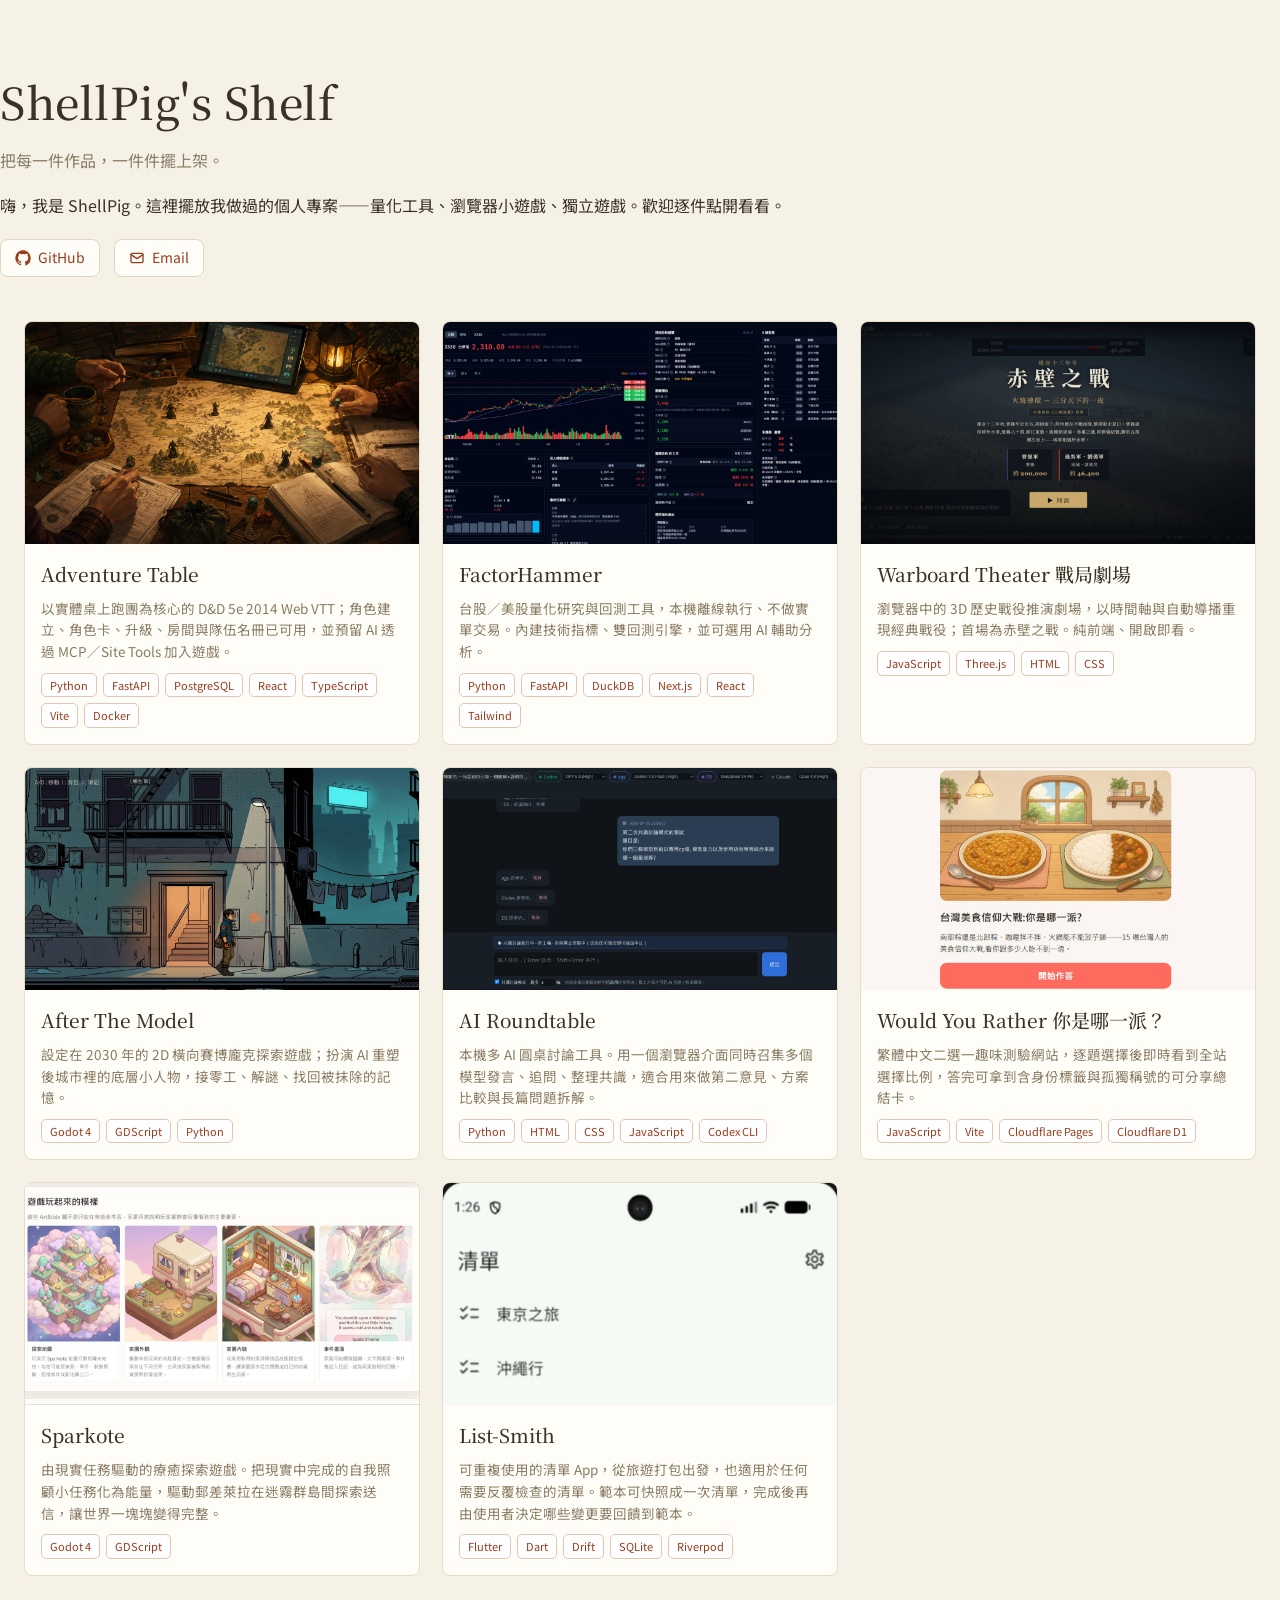
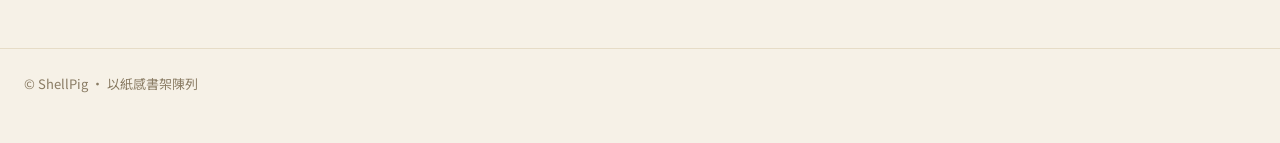
<file: index.html>
<!DOCTYPE html>
<html lang="zh-Hant">
<head>
  <meta charset="UTF-8">
  <meta name="viewport" content="width=device-width, initial-scale=1.0">
  <title>ShellPig's Shelf</title>
  <link rel="preconnect" href="https://fonts.googleapis.com">
  <link rel="preconnect" href="https://fonts.gstatic.com" crossorigin>
  <link href="https://fonts.googleapis.com/css2?family=Noto+Sans+TC:wght@400;500&family=Noto+Serif+TC:wght@500;600&display=swap" rel="stylesheet" media="print" onload="this.media='all'">
  <noscript><link href="https://fonts.googleapis.com/css2?family=Noto+Sans+TC:wght@400;500&family=Noto+Serif+TC:wght@500;600&display=swap" rel="stylesheet"></noscript>
  <link rel="stylesheet" href="css/style.css">
</head>
<body>
  <header class="wrap hero" id="hero"></header>
  <main class="wrap">
    <section class="grid" id="grid"></section>
  </main>
  <footer class="foot"><div class="wrap">© ShellPig · 以紙感書架陳列</div></footer>
  <script src="js/app.js"></script>
</body>
</html>
</file>
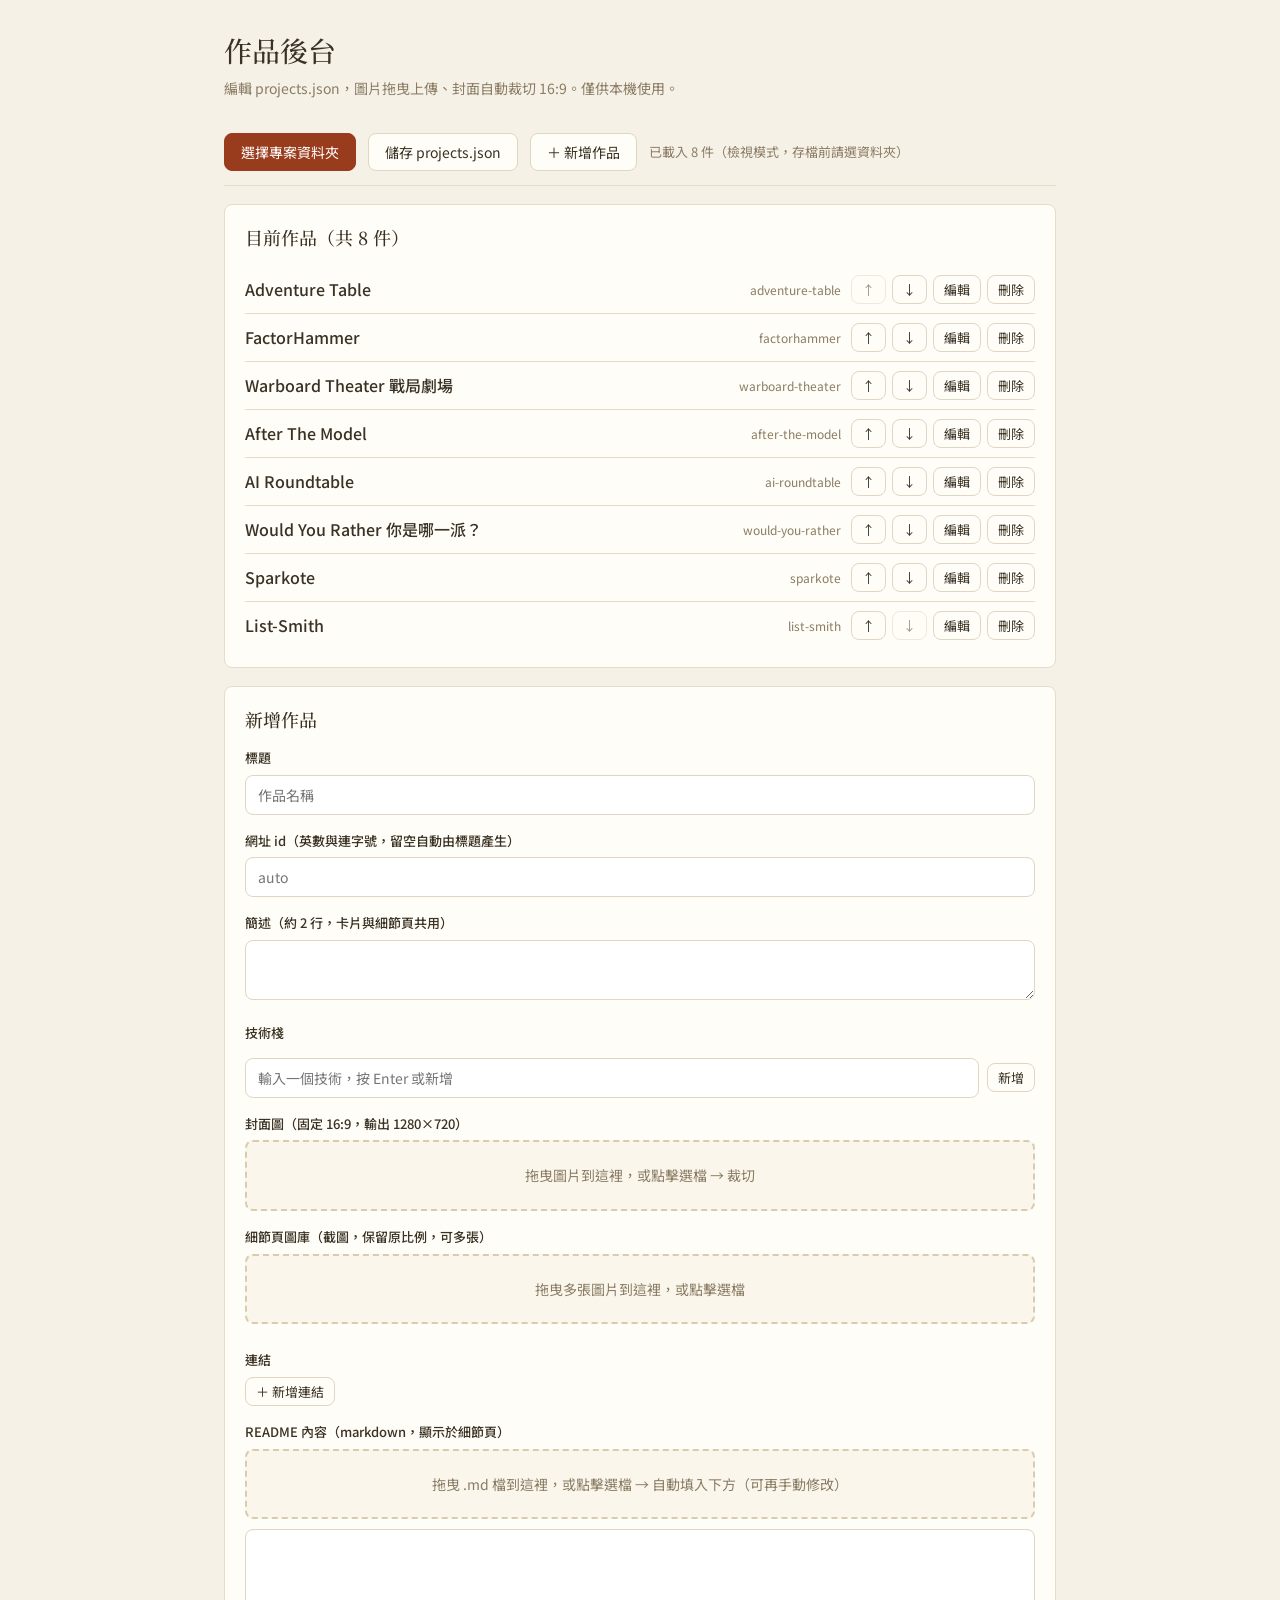
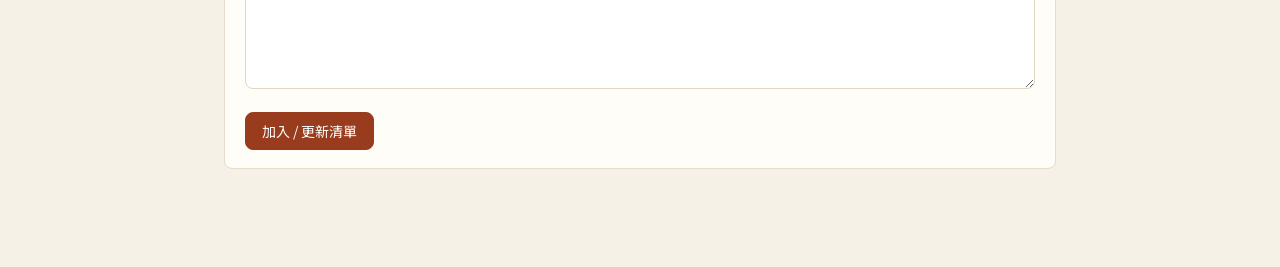
<file: admin.html>
<!DOCTYPE html>
<html lang="zh-Hant">
<head>
  <meta charset="UTF-8">
  <meta name="viewport" content="width=device-width, initial-scale=1.0">
  <title>後台 — ShellPig's Shelf</title>
  <link rel="preconnect" href="https://fonts.googleapis.com">
  <link rel="preconnect" href="https://fonts.gstatic.com" crossorigin>
  <link href="https://fonts.googleapis.com/css2?family=Noto+Sans+TC:wght@400;500&family=Noto+Serif+TC:wght@500&display=swap" rel="stylesheet">
  <link rel="stylesheet" href="lib/cropper.min.css">
  <link rel="stylesheet" href="css/admin.css">
</head>
<body>
  <div class="wrap">
    <h1>作品後台</h1>
    <p class="sub">編輯 projects.json，圖片拖曳上傳、封面自動裁切 16:9。僅供本機使用。</p>

    <div class="toolbar">
      <button id="btn-folder" class="primary">選擇專案資料夾</button>
      <button id="btn-save">儲存 projects.json</button>
      <button id="btn-new">＋ 新增作品</button>
      <span class="status" id="status">尚未選擇資料夾</span>
      <span class="status" id="flash" style="color:var(--accent);transition:opacity .3s;opacity:0"></span>
    </div>

    <div class="warn" id="fs-warn" style="display:none">
      此瀏覽器不支援 File System Access API，無法直接讀寫檔案與儲存圖片。請改用 Chrome 或 Edge。
      （仍可編輯，按儲存會以下載方式輸出 projects.json，但圖片無法存檔。）
    </div>

    <section class="section">
      <h2>目前作品（共 <span id="count">0</span> 件）</h2>
      <ul class="plist" id="plist"></ul>
    </section>

    <section class="section" id="editor">
      <h2 id="editing-label">新增作品</h2>

      <div class="field">
        <label for="f-title">標題</label>
        <input type="text" id="f-title" placeholder="作品名稱">
      </div>
      <div class="field">
        <label for="f-id">網址 id（英數與連字號，留空自動由標題產生）</label>
        <input type="text" id="f-id" placeholder="auto">
      </div>
      <div class="field">
        <label for="f-summary">簡述（約 2 行，卡片與細節頁共用）</label>
        <textarea id="f-summary" style="min-height:60px"></textarea>
      </div>

      <div class="field">
        <label>技術棧</label>
        <div class="chips" id="tech-chips"></div>
        <div class="tagedit">
          <input type="text" id="tech-in" placeholder="輸入一個技術，按 Enter 或新增">
          <button id="btn-addtech" class="ghost">新增</button>
        </div>
      </div>

      <div class="field">
        <label>封面圖（固定 16:9，輸出 1280×720）</label>
        <div class="drop" id="cover-drop">拖曳圖片到這裡，或點擊選檔 → 裁切</div>
        <div class="cover-preview" id="cover-preview"></div>
      </div>

      <div class="field">
        <label>細節頁圖庫（截圖，保留原比例，可多張）</label>
        <div class="drop" id="gallery-drop">拖曳多張圖片到這裡，或點擊選檔</div>
        <div class="gallery-preview" id="gallery-preview"></div>
      </div>

      <div class="field">
        <label>連結</label>
        <div id="links-list"></div>
        <button id="btn-addlink" class="ghost">＋ 新增連結</button>
      </div>

      <div class="field">
        <label for="f-readme">README 內容（markdown，顯示於細節頁）</label>
        <div class="drop" id="md-drop" style="margin-bottom:10px">拖曳 .md 檔到這裡，或點擊選檔 → 自動填入下方（可再手動修改）</div>
        <textarea id="f-readme" style="min-height:160px"></textarea>
      </div>

      <div class="formactions">
        <button id="btn-saveform" class="primary">加入 / 更新清單</button>
      </div>
    </section>
  </div>

  <div class="modal-bg" id="crop-modal">
    <div class="modal">
      <h3>裁切封面（16:9）</h3>
      <div class="crop-area"><img id="crop-img" alt="裁切預覽"></div>
      <div class="modal-actions">
        <button id="btn-cancelcrop">取消</button>
        <button id="btn-confirmcrop" class="primary">確定裁切</button>
      </div>
    </div>
  </div>

  <script src="lib/cropper.min.js"></script>
  <script src="js/admin.js"></script>
</body>
</html>
</file>
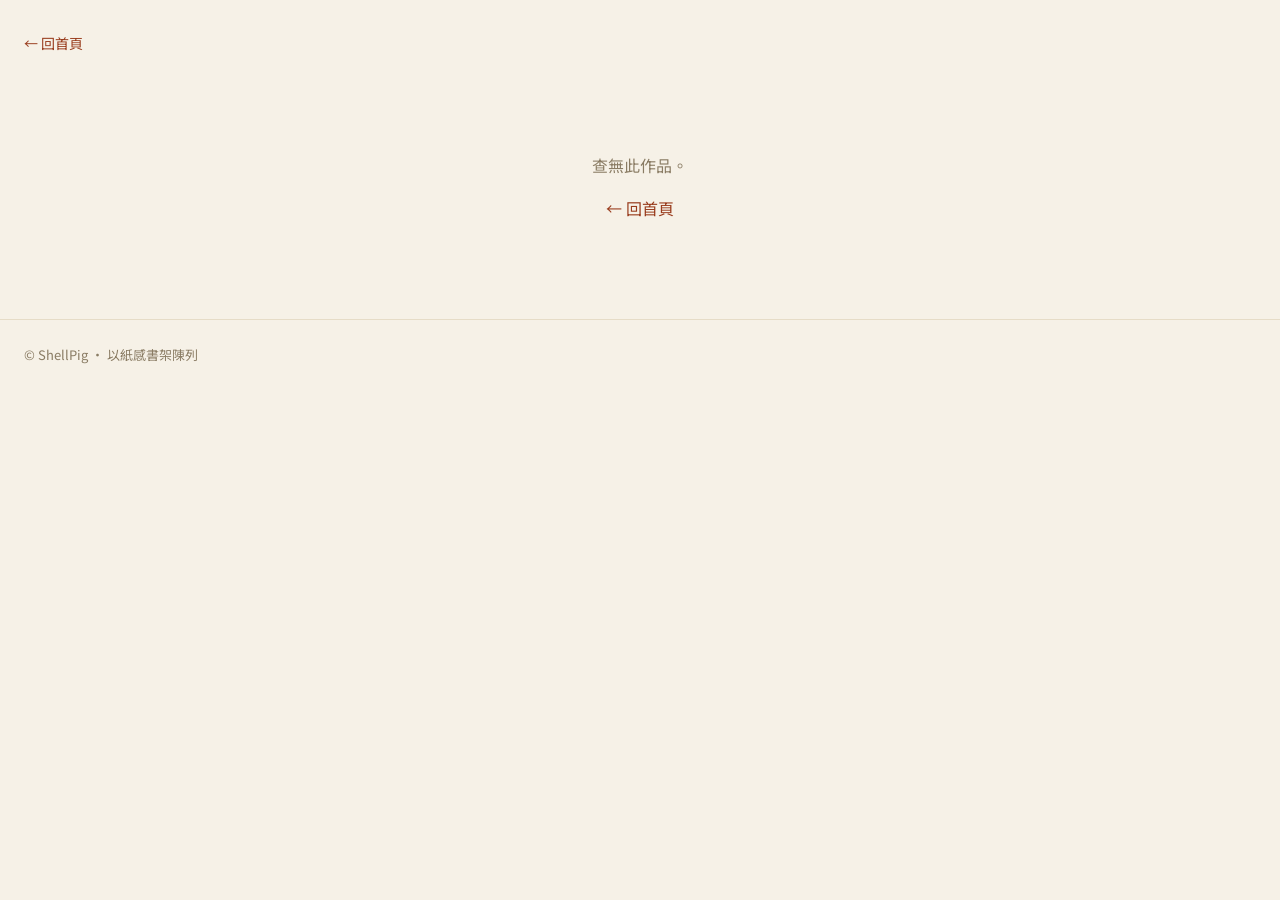
<file: detail.html>
<!DOCTYPE html>
<html lang="zh-Hant">
<head>
  <meta charset="UTF-8">
  <meta name="viewport" content="width=device-width, initial-scale=1.0">
  <title>作品細節 — ShellPig's Shelf</title>
  <link rel="preconnect" href="https://fonts.googleapis.com">
  <link rel="preconnect" href="https://fonts.gstatic.com" crossorigin>
  <link href="https://fonts.googleapis.com/css2?family=Noto+Sans+TC:wght@400;500&family=Noto+Serif+TC:wght@500;600&display=swap" rel="stylesheet" media="print" onload="this.media='all'">
  <noscript><link href="https://fonts.googleapis.com/css2?family=Noto+Sans+TC:wght@400;500&family=Noto+Serif+TC:wght@500;600&display=swap" rel="stylesheet"></noscript>
  <link rel="stylesheet" href="css/style.css">
</head>
<body>
  <main class="wrap">
    <a class="back" href="index.html">← 回首頁</a>
    <div id="content"></div>
  </main>
  <footer class="foot"><div class="wrap">© ShellPig · 以紙感書架陳列</div></footer>
  <script src="lib/marked.min.js"></script>
  <script src="js/detail.js"></script>
</body>
</html>
</file>
<file: css/style.css>
:root {
  --bg: #f6f1e7;
  --card-bg: #fffdf7;
  --text: #3a3225;
  --text-muted: #8a7c64;
  --border: #e6dcc7;
  --border-strong: #e0d6c2;
  --accent: #993c1d;
  --accent-soft: #e3c5b6;
  --ph-bg: #faf6ec;
  --ph-border: #d8cbb0;
  --maxw: 1320px;
  --radius: 8px;
  --font-sans: "Noto Sans TC", system-ui, -apple-system, "Microsoft JhengHei", sans-serif;
  --font-serif: "Noto Serif TC", Georgia, "Songti TC", serif;
}

* { box-sizing: border-box; }

html { scroll-behavior: smooth; }

body {
  margin: 0;
  background: var(--bg);
  color: var(--text);
  font-family: var(--font-sans);
  line-height: 1.7;
  -webkit-font-smoothing: antialiased;
}

a { color: var(--accent); text-decoration: none; }
a:hover { text-decoration: underline; }

.wrap { max-width: var(--maxw); margin: 0 auto; padding: 0 24px; }

/* ---------- Hero / intro ---------- */
.hero { padding: 64px 0 28px; }
.hero h1 {
  font-family: var(--font-serif);
  font-weight: 500;
  font-size: 44px;
  letter-spacing: 0.5px;
  margin: 0;
  color: var(--text);
}
.hero .tagline { color: var(--text-muted); margin: 8px 0 0; font-size: 16px; }
.hero .intro { margin: 18px 0 0; color: var(--text); }
.hero .contacts { margin: 20px 0 0; display: flex; gap: 14px; flex-wrap: wrap; }
.hero .contacts a {
  display: inline-flex; align-items: center; gap: 7px;
  border: 1px solid var(--border-strong); border-radius: var(--radius);
  padding: 6px 14px; font-size: 14px; background: var(--card-bg);
}
.hero .contacts a:hover { border-color: var(--accent); text-decoration: none; }

/* ---------- Card grid ---------- */
.grid {
  display: grid;
  grid-template-columns: repeat(3, minmax(0, 1fr));
  gap: 22px;
  padding: 16px 0 72px;
}
@media (max-width: 960px) { .grid { grid-template-columns: repeat(2, minmax(0, 1fr)); } }
@media (max-width: 600px) { .grid { grid-template-columns: 1fr; } }

.card {
  display: flex; flex-direction: column;
  background: var(--card-bg);
  border: 1px solid var(--border);
  border-radius: var(--radius);
  overflow: hidden;
  transition: transform .15s ease, border-color .15s ease;
}
.card:hover { transform: translateY(-3px); border-color: var(--accent); text-decoration: none; }

.cover { aspect-ratio: 16 / 9; width: 100%; background: var(--ph-bg); }
.cover img { width: 100%; height: 100%; object-fit: cover; display: block; }
.cover.placeholder {
  display: flex; align-items: center; justify-content: center;
  border-bottom: 1px dashed var(--ph-border);
  color: #c4b596;
}
.cover.placeholder .ph-letter { font-family: var(--font-serif); font-size: 40px; color: #cbbb9c; }

.card-body { padding: 14px 16px 16px; display: flex; flex-direction: column; gap: 8px; flex: 1; }
.card-title { font-family: var(--font-serif); font-weight: 500; font-size: 19px; margin: 0; color: var(--text); }
.card-summary { font-size: 13.5px; color: var(--text-muted); margin: 0; line-height: 1.6; }
.tags { display: flex; flex-wrap: wrap; gap: 6px; margin-top: 2px; }
.tag {
  font-size: 11px; color: var(--accent);
  border: 1px solid var(--accent-soft); border-radius: 5px;
  padding: 2px 8px; background: #fff;
}

/* ---------- Detail page ---------- */
.back { display: inline-flex; align-items: center; gap: 6px; margin: 32px 0 0; font-size: 14px; }
.detail-head { padding: 16px 0 8px; }
.detail-head h1 { font-family: var(--font-serif); font-weight: 500; font-size: 34px; margin: 0; }
.detail-head .summary { color: var(--text-muted); margin: 12px 0 0; max-width: 720px; }
.detail-head .tags { margin-top: 16px; }

.detail-links { display: flex; gap: 12px; flex-wrap: wrap; margin: 22px 0 8px; }
.detail-links a {
  display: inline-flex; align-items: center; gap: 7px;
  border: 1px solid var(--accent-soft); border-radius: var(--radius);
  padding: 8px 16px; font-size: 14px; background: var(--card-bg);
}
.detail-links a:hover { background: var(--accent); color: #fff; border-color: var(--accent); text-decoration: none; }

.gallery { display: flex; flex-direction: column; gap: 16px; margin: 28px 0; }
.gallery img {
  width: 100%; max-width: 100%; display: block;
  border: 1px solid var(--border); border-radius: var(--radius);
}

.readme {
  background: var(--card-bg);
  border: 1px solid var(--border);
  border-radius: var(--radius);
  padding: 8px 28px 24px;
  margin: 8px 0 56px;
}
.readme h1, .readme h2, .readme h3 { font-family: var(--font-serif); font-weight: 500; }
.readme h1 { font-size: 26px; } .readme h2 { font-size: 21px; } .readme h3 { font-size: 18px; }
.readme code {
  font-family: ui-monospace, "Cascadia Code", Consolas, monospace;
  background: #f0e9da; padding: 2px 6px; border-radius: 4px; font-size: 0.9em;
}
.readme pre { background: #f0e9da; padding: 14px 16px; border-radius: var(--radius); overflow-x: auto; }
.readme pre code { background: none; padding: 0; }
.readme img { max-width: 100%; }
.readme a { word-break: break-word; }
.readme table { border-collapse: collapse; }
.readme th, .readme td { border: 1px solid var(--border-strong); padding: 6px 12px; }

.notfound { padding: 80px 0; text-align: center; color: var(--text-muted); }

/* ---------- Footer ---------- */
.foot { border-top: 1px solid var(--border); padding: 24px 0 48px; color: var(--text-muted); font-size: 13px; }
</file>
<file: css/admin.css>
:root {
  --bg: #f6f1e7; --card-bg: #fffdf7; --text: #3a3225; --text-muted: #8a7c64;
  --border: #e6dcc7; --border-strong: #e0d6c2; --accent: #993c1d; --accent-soft: #e3c5b6;
  --ph-bg: #faf6ec; --ph-border: #d8cbb0; --radius: 8px;
  --font-sans: "Noto Sans TC", system-ui, "Microsoft JhengHei", sans-serif;
  --font-serif: "Noto Serif TC", Georgia, serif;
}
* { box-sizing: border-box; }
body { margin: 0; background: var(--bg); color: var(--text); font-family: var(--font-sans); line-height: 1.6; }
.wrap { max-width: 880px; margin: 0 auto; padding: 0 24px 80px; }

h1 { font-family: var(--font-serif); font-weight: 500; font-size: 28px; margin: 28px 0 4px; }
.sub { color: var(--text-muted); margin: 0 0 20px; font-size: 14px; }

.toolbar { display: flex; gap: 12px; align-items: center; flex-wrap: wrap; padding: 14px 0; position: sticky; top: 0; background: var(--bg); z-index: 5; border-bottom: 1px solid var(--border); }
.status { color: var(--text-muted); font-size: 13px; }
.warn { background: #fbeae3; color: var(--accent); border: 1px solid var(--accent-soft); padding: 10px 14px; border-radius: var(--radius); font-size: 13px; margin: 12px 0; }

button {
  font-family: inherit; font-size: 14px; cursor: pointer;
  background: var(--card-bg); color: var(--text);
  border: 1px solid var(--border-strong); border-radius: var(--radius);
  padding: 8px 16px; transition: background .12s, border-color .12s;
}
button:hover { border-color: var(--accent); }
button.primary { background: var(--accent); color: #fff; border-color: var(--accent); }
button.primary:hover { filter: brightness(1.08); }
button.ghost { padding: 4px 10px; font-size: 13px; }
button:disabled { opacity: .5; cursor: not-allowed; }

.section { background: var(--card-bg); border: 1px solid var(--border); border-radius: var(--radius); padding: 18px 20px; margin: 18px 0; }
.section h2 { font-family: var(--font-serif); font-weight: 500; font-size: 18px; margin: 0 0 14px; }

/* list */
.plist { list-style: none; margin: 0; padding: 0; }
.plist li { display: flex; align-items: center; gap: 10px; padding: 9px 0; border-bottom: 1px solid var(--border); }
.plist li:last-child { border-bottom: 0; }
.plist .pi-title { flex: 1; font-weight: 500; }
.plist .pi-id { color: var(--text-muted); font-size: 12px; }
.plist .ops { display: flex; gap: 6px; }

/* form */
.field { margin: 0 0 16px; }
label { display: block; font-size: 13px; font-weight: 500; margin: 0 0 6px; }
input[type=text], textarea {
  width: 100%; font-family: inherit; font-size: 14px; color: var(--text);
  background: #fff; border: 1px solid var(--border-strong); border-radius: var(--radius); padding: 9px 12px;
}
textarea { resize: vertical; min-height: 80px; }
input:focus, textarea:focus { outline: none; border-color: var(--accent); }

.tagedit, .linkrow { display: flex; gap: 8px; align-items: center; margin-bottom: 8px; }
.tagedit input, .linkrow input { flex: 1; }
.chips { display: flex; flex-wrap: wrap; gap: 6px; margin-bottom: 8px; }
.chip { display: inline-flex; align-items: center; gap: 6px; font-size: 12px; color: var(--accent); border: 1px solid var(--accent-soft); border-radius: 5px; padding: 3px 8px; background: #fff; }
.chip button { all: unset; cursor: pointer; color: var(--accent); font-weight: 700; line-height: 1; }

/* dropzones */
.drop { border: 2px dashed var(--ph-border); border-radius: var(--radius); background: var(--ph-bg); padding: 22px; text-align: center; color: var(--text-muted); font-size: 14px; cursor: pointer; }
.drop.over { border-color: var(--accent); background: #fbf3e9; }
.cover-preview { margin-top: 10px; }
.cover-preview img { width: 280px; max-width: 100%; aspect-ratio: 16/9; object-fit: cover; border: 1px solid var(--border); border-radius: var(--radius); display: block; }
.gallery-preview { display: flex; flex-wrap: wrap; gap: 10px; margin-top: 10px; }
.gallery-preview .gp { position: relative; }
.gallery-preview img { height: 84px; border: 1px solid var(--border); border-radius: 6px; display: block; }
.gallery-preview .gp button { position: absolute; top: -8px; right: -8px; width: 22px; height: 22px; padding: 0; border-radius: 50%; line-height: 1; }

/* crop modal */
.modal-bg { position: fixed; inset: 0; background: rgba(40,32,22,.55); display: none; align-items: center; justify-content: center; z-index: 50; }
.modal-bg.show { display: flex; }
.modal { background: var(--card-bg); border-radius: var(--radius); padding: 18px; width: min(640px, 92vw); }
.modal h3 { font-family: var(--font-serif); font-weight: 500; margin: 0 0 12px; }
.crop-area { max-height: 60vh; }
.crop-area img { max-width: 100%; display: block; }
.modal-actions { display: flex; justify-content: flex-end; gap: 10px; margin-top: 14px; }

.formactions { display: flex; gap: 12px; margin-top: 8px; }
</file>
<file: lib/cropper.min.css>
/*!
 * Cropper.js v1.6.2
 * https://fengyuanchen.github.io/cropperjs
 *
 * Copyright 2015-present Chen Fengyuan
 * Released under the MIT license
 *
 * Date: 2024-04-21T07:43:02.731Z
 */.cropper-container{-webkit-touch-callout:none;direction:ltr;font-size:0;line-height:0;position:relative;-ms-touch-action:none;touch-action:none;-webkit-user-select:none;-moz-user-select:none;-ms-user-select:none;user-select:none}.cropper-container img{backface-visibility:hidden;display:block;height:100%;image-orientation:0deg;max-height:none!important;max-width:none!important;min-height:0!important;min-width:0!important;width:100%}.cropper-canvas,.cropper-crop-box,.cropper-drag-box,.cropper-modal,.cropper-wrap-box{bottom:0;left:0;position:absolute;right:0;top:0}.cropper-canvas,.cropper-wrap-box{overflow:hidden}.cropper-drag-box{background-color:#fff;opacity:0}.cropper-modal{background-color:#000;opacity:.5}.cropper-view-box{display:block;height:100%;outline:1px solid #39f;outline-color:rgba(51,153,255,.75);overflow:hidden;width:100%}.cropper-dashed{border:0 dashed #eee;display:block;opacity:.5;position:absolute}.cropper-dashed.dashed-h{border-bottom-width:1px;border-top-width:1px;height:33.33333%;left:0;top:33.33333%;width:100%}.cropper-dashed.dashed-v{border-left-width:1px;border-right-width:1px;height:100%;left:33.33333%;top:0;width:33.33333%}.cropper-center{display:block;height:0;left:50%;opacity:.75;position:absolute;top:50%;width:0}.cropper-center:after,.cropper-center:before{background-color:#eee;content:" ";display:block;position:absolute}.cropper-center:before{height:1px;left:-3px;top:0;width:7px}.cropper-center:after{height:7px;left:0;top:-3px;width:1px}.cropper-face,.cropper-line,.cropper-point{display:block;height:100%;opacity:.1;position:absolute;width:100%}.cropper-face{background-color:#fff;left:0;top:0}.cropper-line{background-color:#39f}.cropper-line.line-e{cursor:ew-resize;right:-3px;top:0;width:5px}.cropper-line.line-n{cursor:ns-resize;height:5px;left:0;top:-3px}.cropper-line.line-w{cursor:ew-resize;left:-3px;top:0;width:5px}.cropper-line.line-s{bottom:-3px;cursor:ns-resize;height:5px;left:0}.cropper-point{background-color:#39f;height:5px;opacity:.75;width:5px}.cropper-point.point-e{cursor:ew-resize;margin-top:-3px;right:-3px;top:50%}.cropper-point.point-n{cursor:ns-resize;left:50%;margin-left:-3px;top:-3px}.cropper-point.point-w{cursor:ew-resize;left:-3px;margin-top:-3px;top:50%}.cropper-point.point-s{bottom:-3px;cursor:s-resize;left:50%;margin-left:-3px}.cropper-point.point-ne{cursor:nesw-resize;right:-3px;top:-3px}.cropper-point.point-nw{cursor:nwse-resize;left:-3px;top:-3px}.cropper-point.point-sw{bottom:-3px;cursor:nesw-resize;left:-3px}.cropper-point.point-se{bottom:-3px;cursor:nwse-resize;height:20px;opacity:1;right:-3px;width:20px}@media (min-width:768px){.cropper-point.point-se{height:15px;width:15px}}@media (min-width:992px){.cropper-point.point-se{height:10px;width:10px}}@media (min-width:1200px){.cropper-point.point-se{height:5px;opacity:.75;width:5px}}.cropper-point.point-se:before{background-color:#39f;bottom:-50%;content:" ";display:block;height:200%;opacity:0;position:absolute;right:-50%;width:200%}.cropper-invisible{opacity:0}.cropper-bg{background-image:url("[data-uri]")}.cropper-hide{display:block;height:0;position:absolute;width:0}.cropper-hidden{display:none!important}.cropper-move{cursor:move}.cropper-crop{cursor:crosshair}.cropper-disabled .cropper-drag-box,.cropper-disabled .cropper-face,.cropper-disabled .cropper-line,.cropper-disabled .cropper-point{cursor:not-allowed}
</file>
